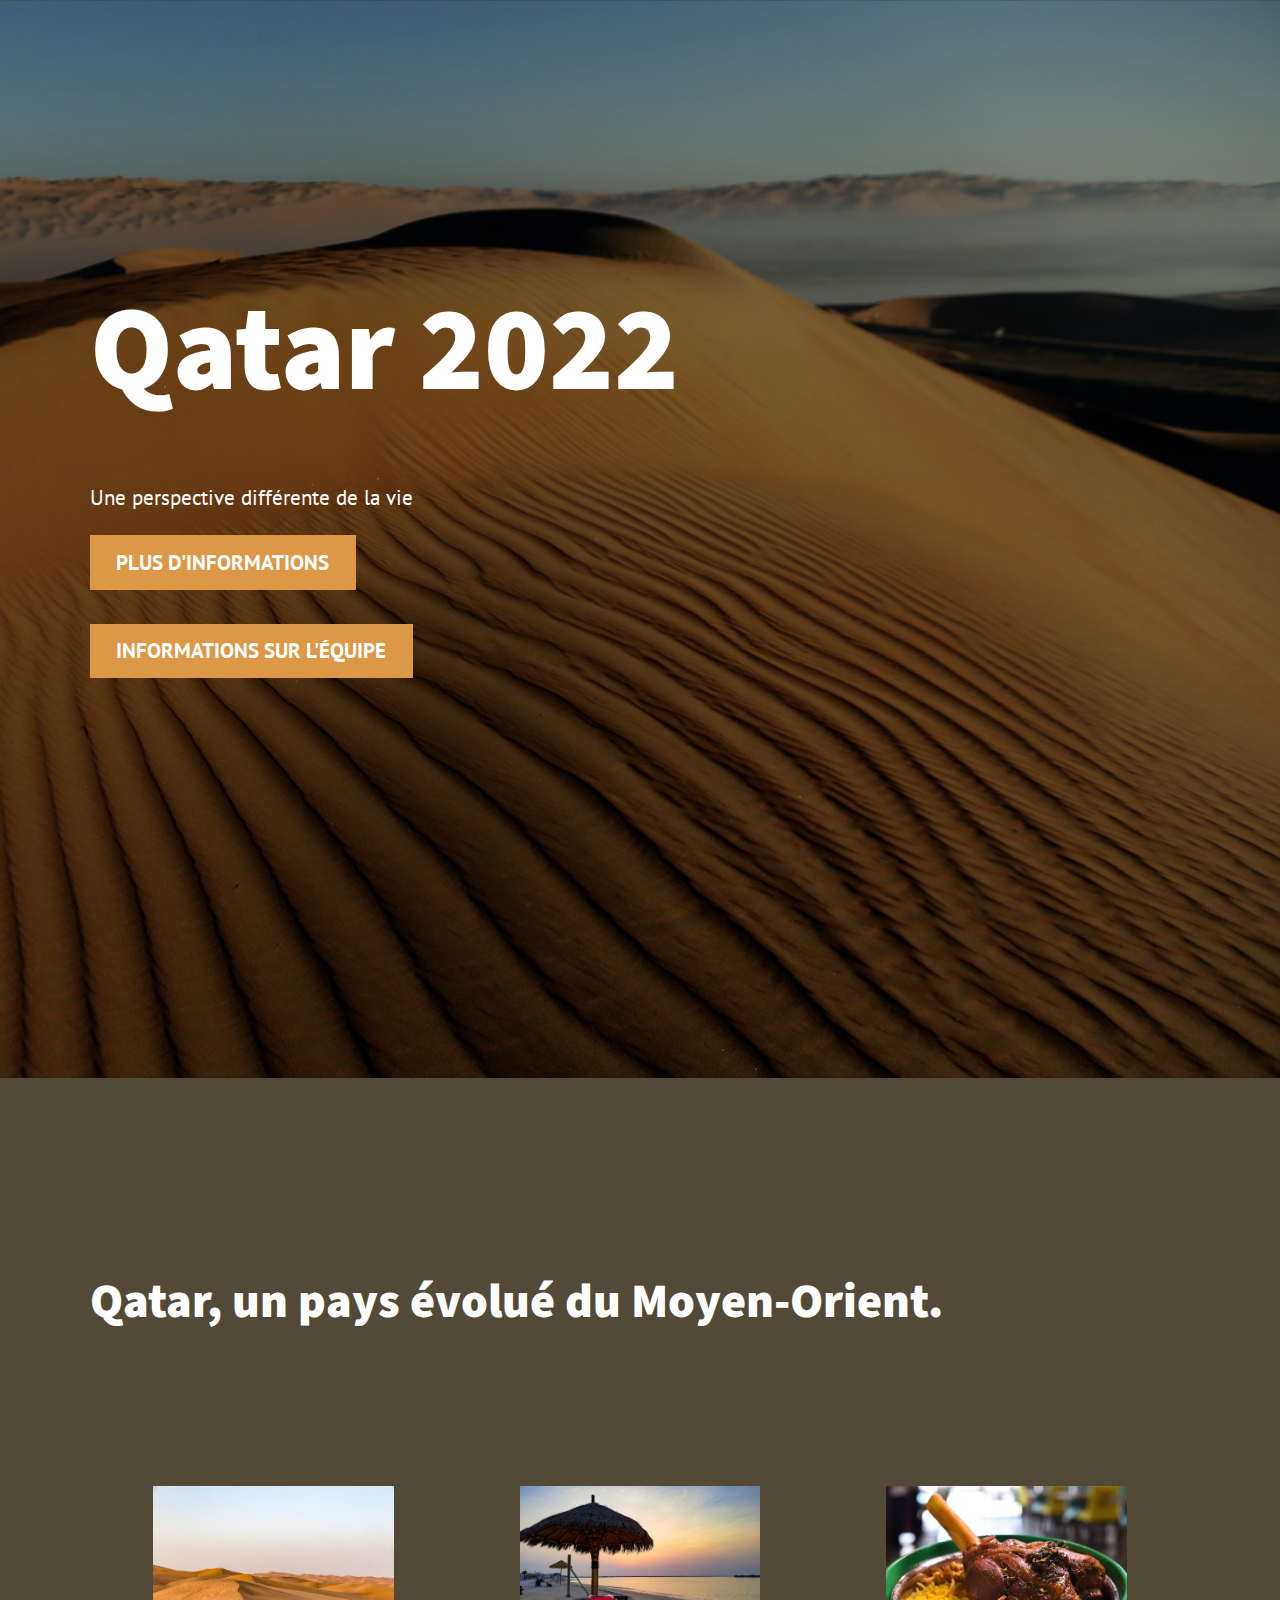
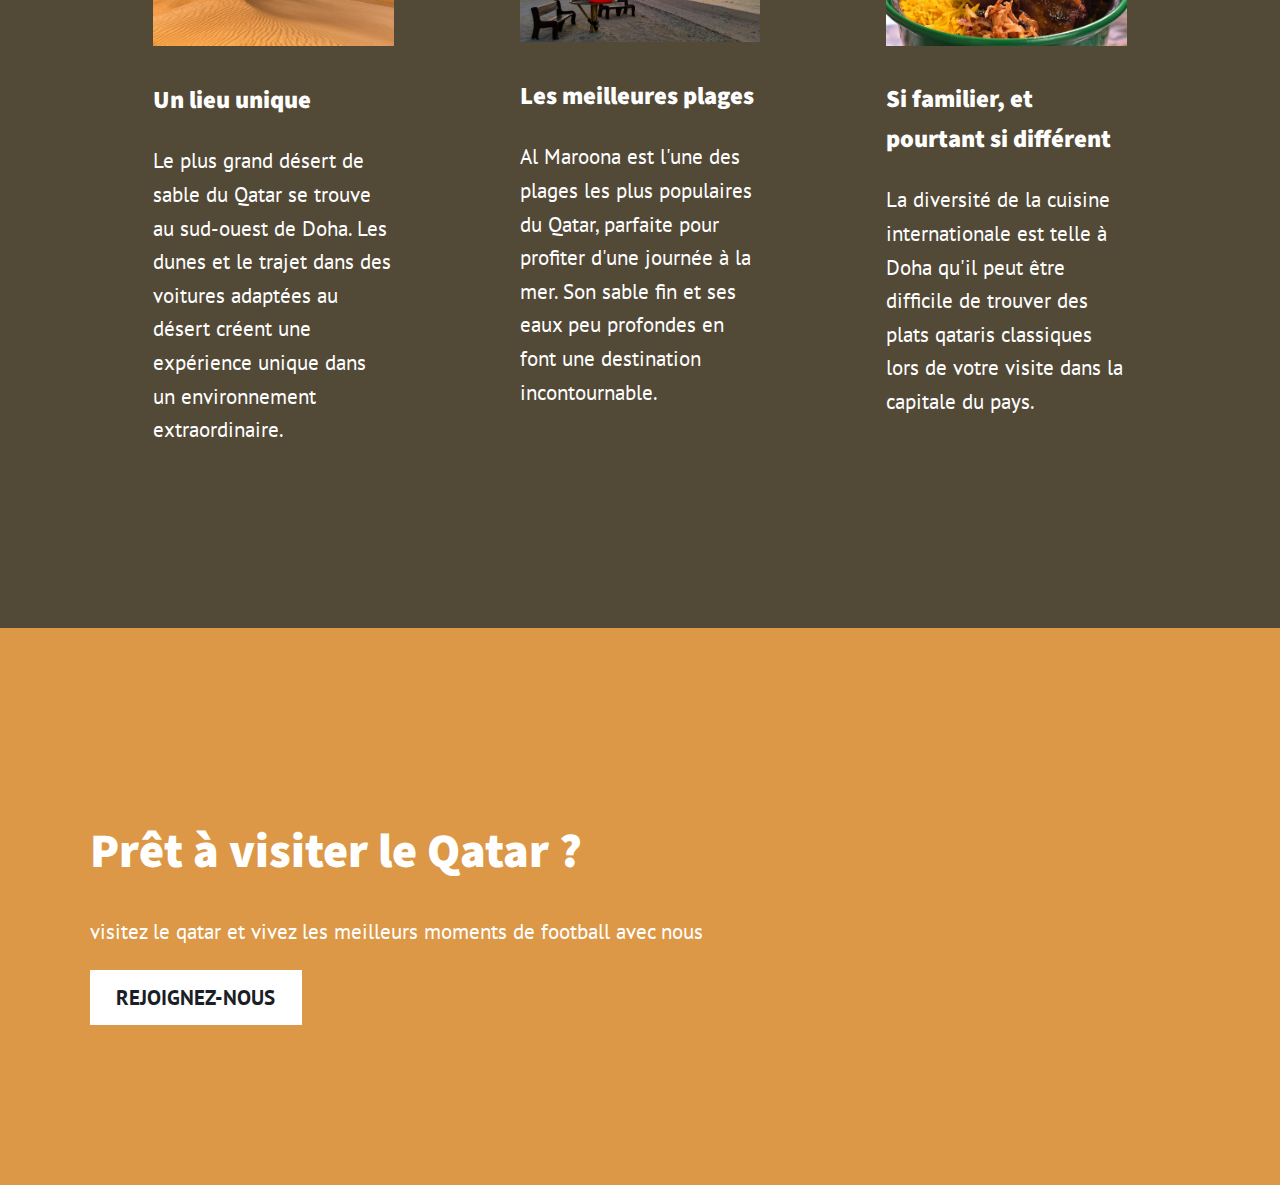
<file: html/index.html>
<!DOCTYPE html>
<html lang="en">
<head>
  <meta charset="UTF-8">
  <meta name="viewport" content="width=device-width, initial-scale=1.0">
  <title>Qatar 2022</title>
    <link href="https://fonts.googleapis.com/css2?family=PT+Sans:ital,wght@0,400;0,700;1,400&family=Source+Sans+Pro:wght@900&display=swap" rel="stylesheet">
    <link href="../index/index.css" rel="stylesheet">
</head>
<body>
  <header class="hero">
    <div class="container">
        <h1>Qatar 2022</h1>
        <p>Une perspective différente de la vie </strong></p>
        <a href="mission.html" class="btn">Plus d'informations</a>
        

    </div>
    <div class="container">
      <br>
    <a href="merch.html" class="btn">Informations sur l'équipe</a>
  </div>
  </header>

  <section>
    <div class="container">
      <h2>Qatar, un pays évolué du Moyen-Orient. </h2>
      <div class="split extra-space">
      <div  class="col">
          
          <img src="../img/desrt.jpg" alt="Desert">
          
          
          <h3>Un lieu unique</h3>
          <p>Le plus grand désert de sable du Qatar se trouve au sud-ouest de Doha. Les dunes et le trajet dans des voitures adaptées au désert créent une expérience unique dans un environnement extraordinaire.</p>
      </div>
      <div  class="col">
          
          <img src="../img/beach.jpg" alt="Beaches">
          
          <h3>Les meilleures plages</h3>
          
          <p>Al Maroona est l'une des plages les plus populaires du Qatar, parfaite pour profiter d'une journée à la mer. Son sable fin et ses eaux peu profondes en font une destination incontournable.</p>
                          
          
      </div>
      <div  class="col">
          
          <img src="../img/food.jpg" alt='food'>

          <h3>Si familier, et pourtant si différent</h3>
          <p>La diversité de la cuisine internationale est telle à Doha qu'il peut être difficile de trouver des plats qataris classiques lors de votre visite dans la capitale du pays.</p>
      </div>
  </div>
  </section>

  <section class="accent-bg">
      <div class="container">
    <h2>Prêt à visiter le Qatar ?</h2>
    <p>visitez le qatar et vivez les meilleurs moments de football avec nous</p>
    <a href="mission.html" class="btn">rejoignez-nous</a>
    </div>
  </section> 
</body>

</html>
</file>
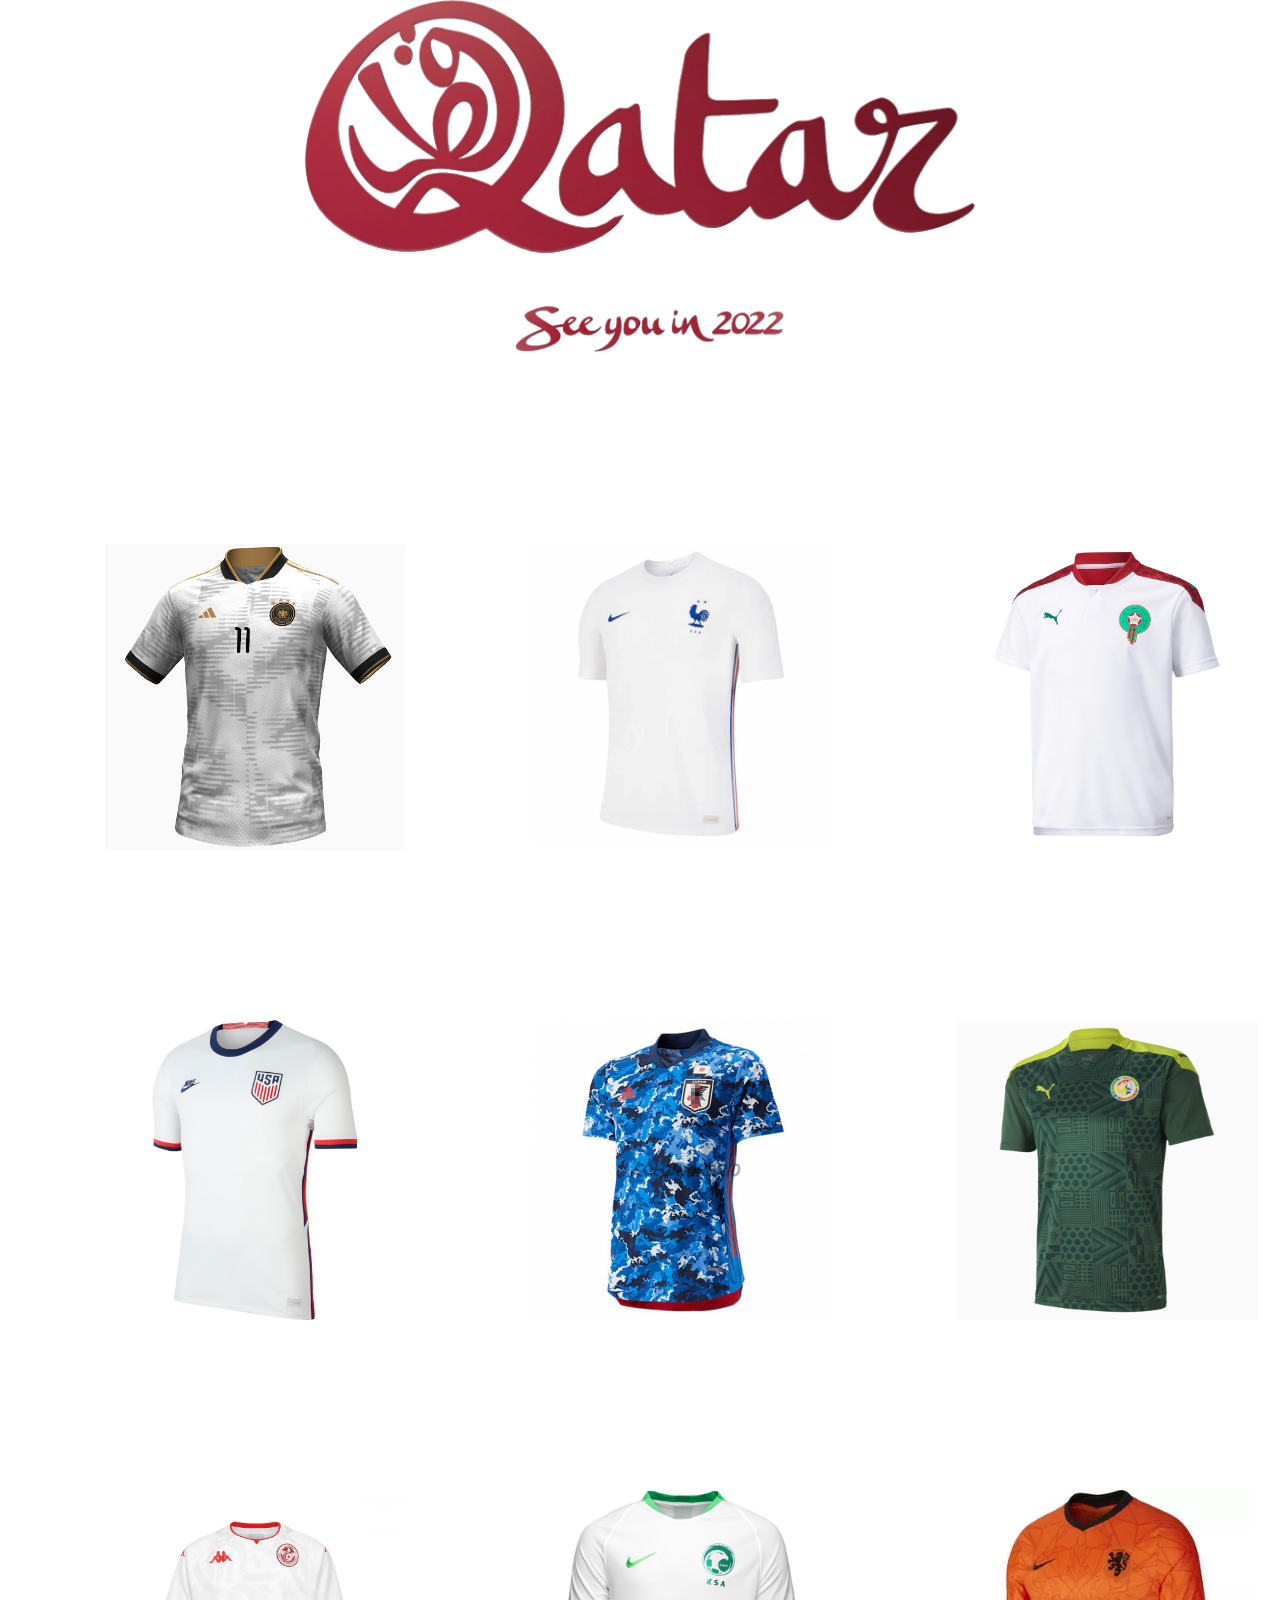
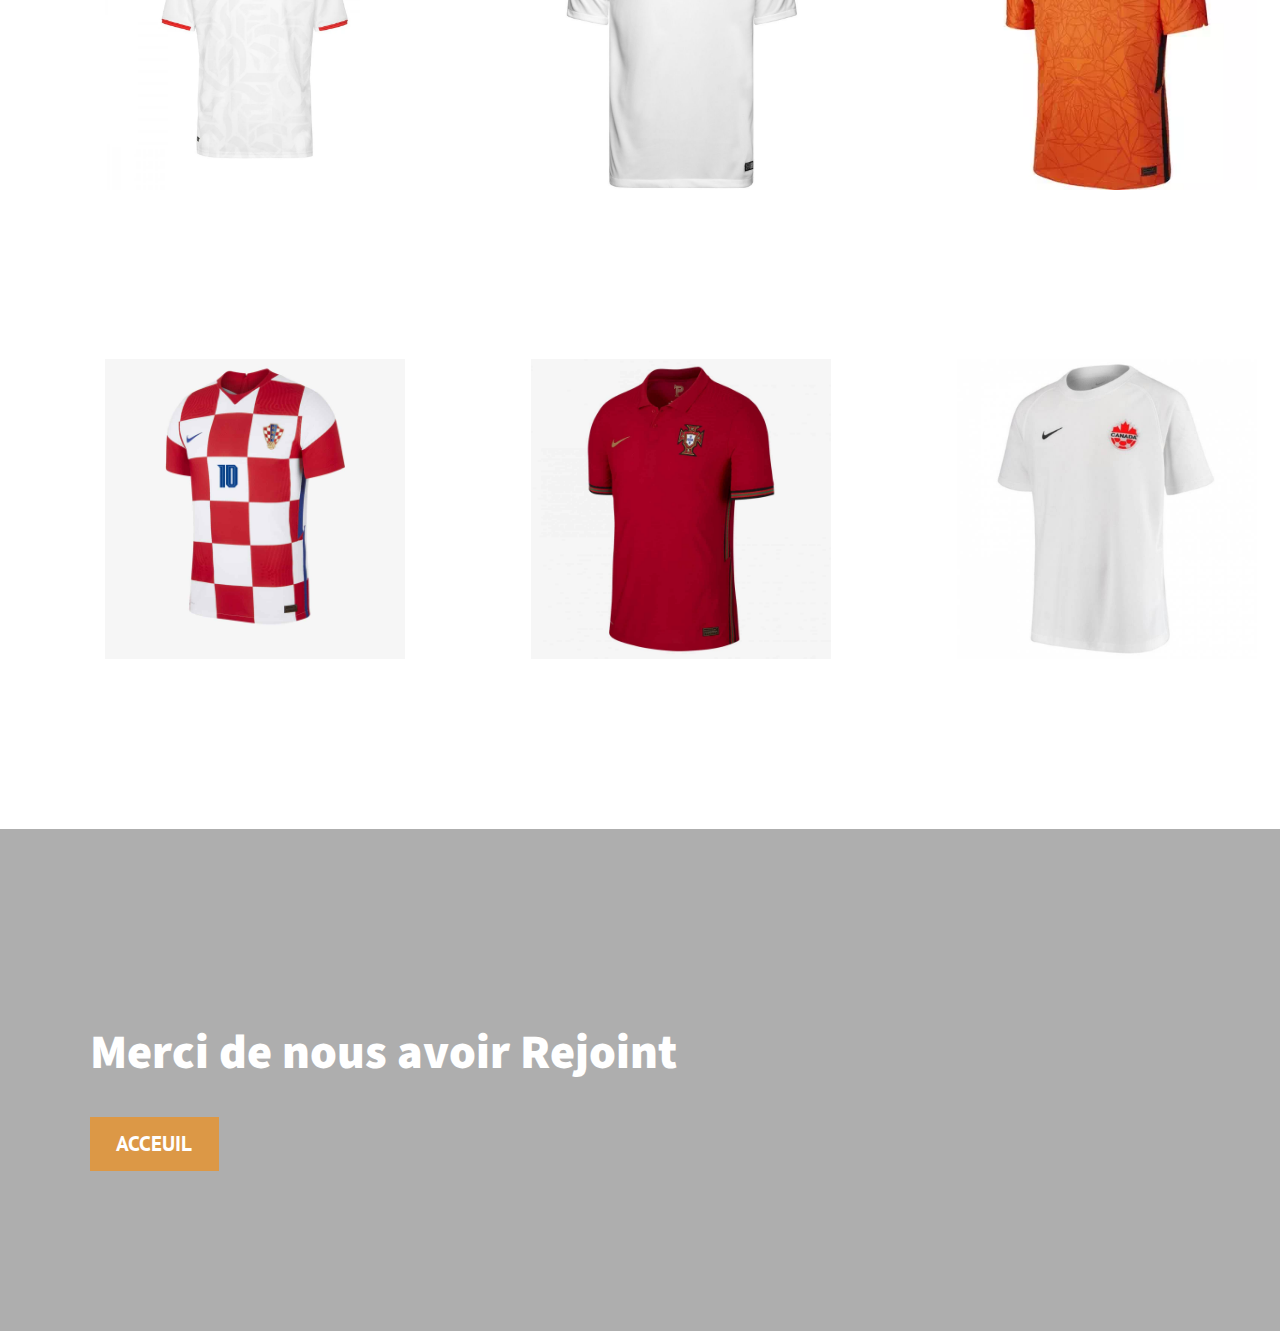
<file: html/merch.html>
<!DOCTYPE html>
<html lang="en">
    <head>
        <meta charset="UTF-8">
        <meta name="viewport" content="width=device-width, initial-scale=1.0">
        <title>Qatar 2022</title>
        <link href="https://fonts.googleapis.com/css2?family=PT+Sans:ital,wght@0,400;0,700;1,400&family=Source+Sans+Pro:wght@900&display=swap" rel="stylesheet">
        
        <link href="../index/index.css" rel="stylesheet"> 
    
    </head>
<body class="body">
    <section class="accent-bg3">
        <div class="container1">
      
        
      
      </div>
    </section> 



    <section class="white-bord">
       
        
        <div class="container1">
            
            <div class="split extra-space1">
                <div class="col">
                    <img class="image-merch" src="../img/allemagne .jpeg" alt='Al-Janoud Stadium, Al Wakrah'>
                    <div class="overlay">
                        <div class="text">L'équipe d'Allemagne compte l'un des plus grand palmarès du football mondial,
                            quatre remportées (1954, 1974, 1990 et 2014).
                        </div>
                      </div>
                </div>
                <div class="col">
                    <img class="image-merch" src="../img/france.jpeg" alt='le maillot de la France'>
                    <div class="overlay">
                        <div class="text">L'équipe de France de football, créée en 1904, est l'équipe nationale qui représente la France dans les compétitions internationales masculines de football, sous l'égide de la Fédération française de football</div>
                      .</div>
                </div>
                <div class="col">
                    <img class="image-merch" src="../img/unknown2.png" alt='le maillot du maroc'>
                    <div class="overlay">
                        <div class="text">L'équipe du Maroc de football, surnommée « les Lions de l'Atlas », représente le Maroc dans les compétitions internationales masculines de football.</div>
                      </div>
                </div>
            </div>
            <div class="split extra-space">

                <div class="col">
                    <img class="image-merch" src="../img/unknown3.png" alt='le maillot des États-Unis '>
                    <div class="overlay">
                        <div class="text">L'équipe des États-Unis de soccer  représente les États-Unis lors des compétitions de soccer. Elle est sous l'égide de la Fédération des États-Unis de soccer.</div>
                      </div>
                </div>
                <div class="col">
                    <img class="image-merch" src="../img/unknown4.png" alt='le maillot du Japon'>
                    <div class="overlay">
                        <div class="text">L'équipe du Japon de football est la sélection de joueurs de football japonais représentant le pays lors des compétitions régionales, continentales et internationales sous l'égide de la Fédération du Japon de football.</div>
                      </div>
                </div>
                <div class="col">
                    <img class="image-merch" src="../img/senegal .jpeg" alt='le maillot du senegal'>
                    <div class="overlay">
                        <div class="text">L'équipe du Sénégal de football, créée en 1961, est constituée par une sélection des meilleurs joueurs sénégalais, sous l'égide de la Fédération sénégalaise de football.</div>
                      </div>

                </div>
            </div>
            <div class="split extra-space">
                <div class="col">
                    <img class="image-merch" src="../img/unknown6.png" alt='le maillot de la Tunisie'>
                    <div class="overlay">
                        <div class="text">L'équipe de Tunisie de football est l'équipe nationale qui représente la Tunisie dans le football international masculin. Membre depuis 1960 de la FIFA au niveau international.</div>
                      </div>
                </div>
                <div class="col">
                    <img class="image-merch" src="../img/unknown7.png" alt='maillot saudien'>
                    <div class="overlay">
                        <div class="text">L'équipe d'Arabie saoudite de football est la sélection de joueurs de football saoudiens représentant le pays lors des compétitions internationales sous l'égide de la fédération d'Arabie saoudite de football.</div>
                      </div>
                </div>
                <div class="col">
                    <img class="image-merch" src="../img/hollande.webp" alt='maillot des Pays-Bas'>
                    <div class="overlay">
                        <div class="text">L'équipe des Pays-Bas de football est constituée d'une sélection des meilleurs joueurs néerlandais sous l'égide de la Fédération royale néerlandaise de football.</div>
                      </div>
                </div>
            </div>
            <div class="split extra-space">
                <div class="col">
                    <img class="image-merch" src="../img/Crooatie .jpeg" alt='le maillot croate'>
                    <div class="overlay">
                        <div class="text">L'équipe de Croatie de football, créée en 1991, est l'équipe nationale représentant la Croatie en football masculin. Cette équipe est dirigée par la Fédération croate de football</div>
                      </div>
                </div>
                <div class="col">
                    <img class="image-merch" src="../img/Portugal.jpeg" alt='Le maillot du Portugal'>
                    <div class="overlay">
                        <div class="text">L'équipe du Portugal de football est la sélection de joueurs portugais représentant le pays lors des compétitions internationales de football masculin, sous l'égide de la Fédération portugaise de football.</div>
                      </div>
                </div>
                <div class="col">
                    <img class="image-merch" src="../img/unknown11.png" alt='le maillot du Canada'>
                    <div class="overlay">
                        <div class="text">L'équipe du Canada de soccer2 est la sélection de football représentant l'Association canadienne de soccer. Après une première participation à la Coupe du monde en 1986, l'équipe du Canada parvient à se qualifier pour l'édition 2022 au Qatar.</div>
                      </div>
                </div>
            </div>





    </section>
    <section class="accent-bg2">
        <div class="container">
      <h2>Merci de nous avoir Rejoint </h2>
      <p></p>
      <a href="index.html" class="btn">Acceuil</a>
      </div>
    </section> 
</body>
</file>
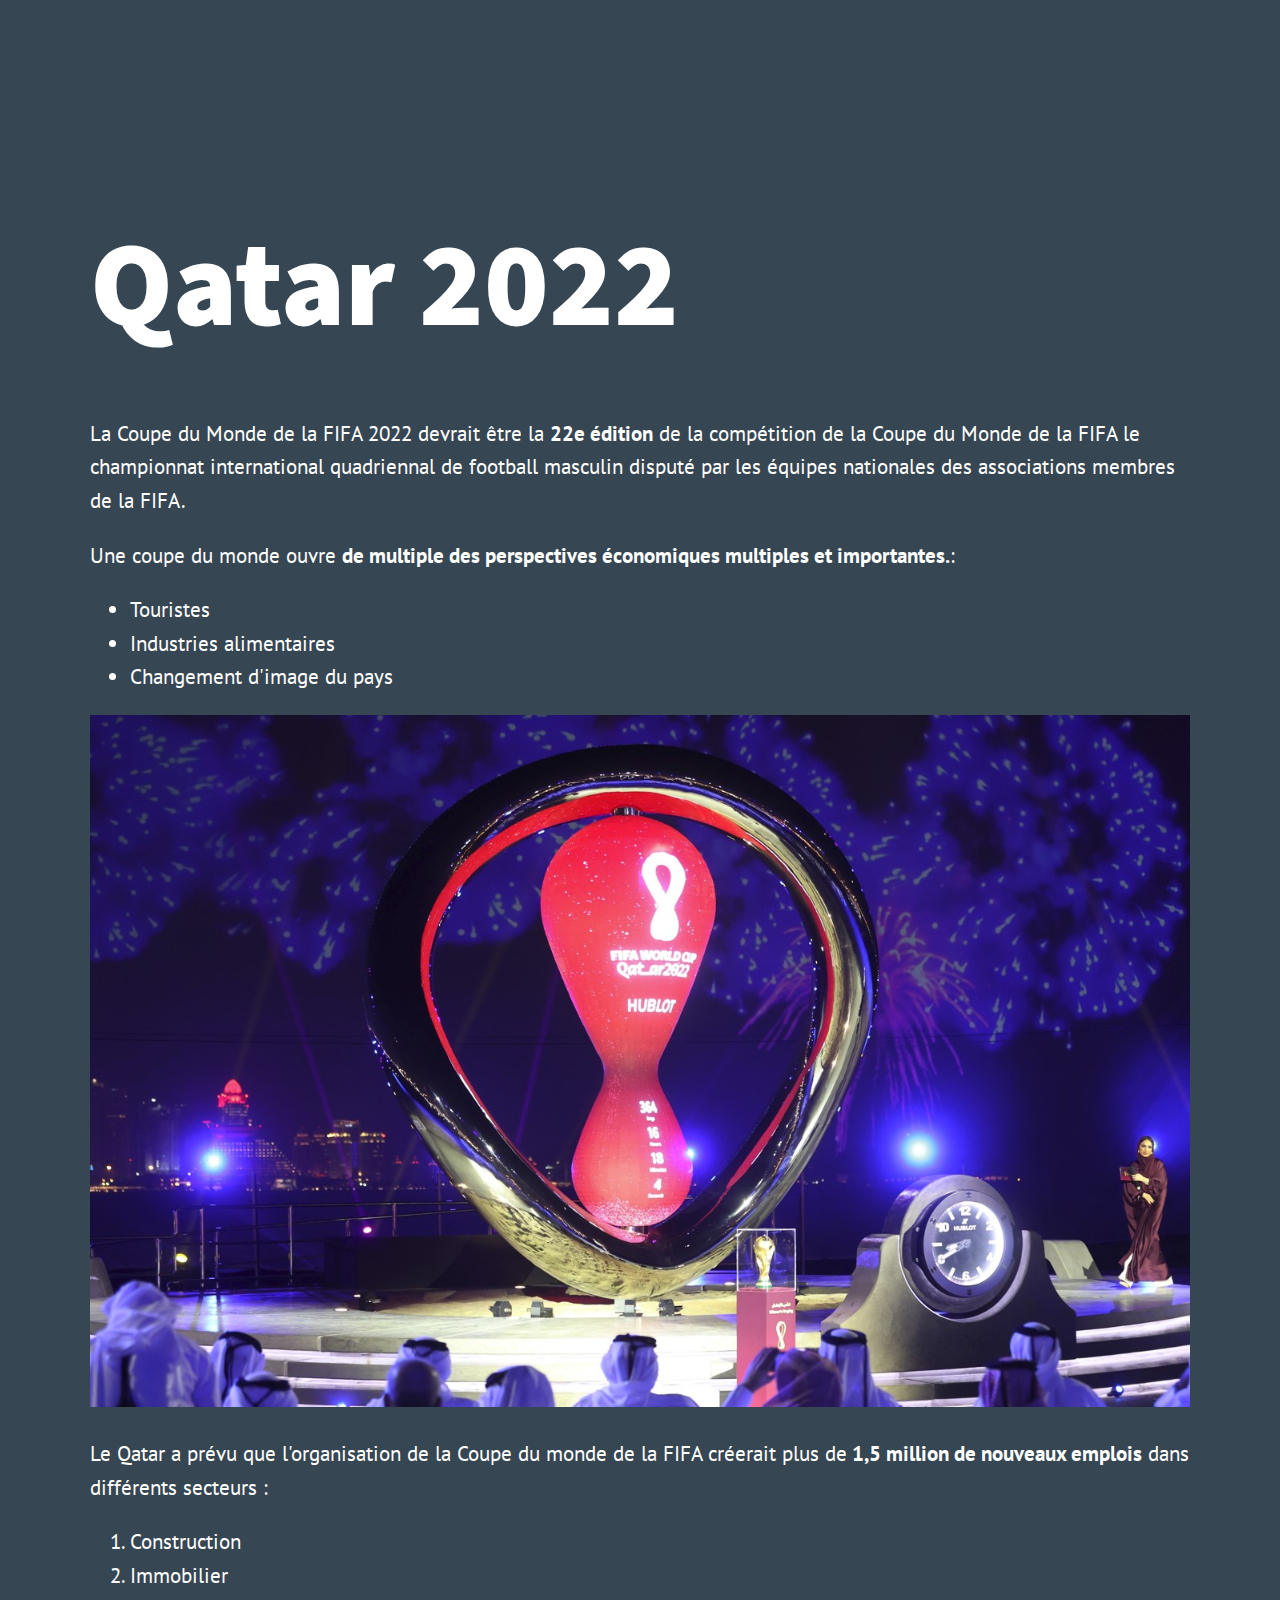
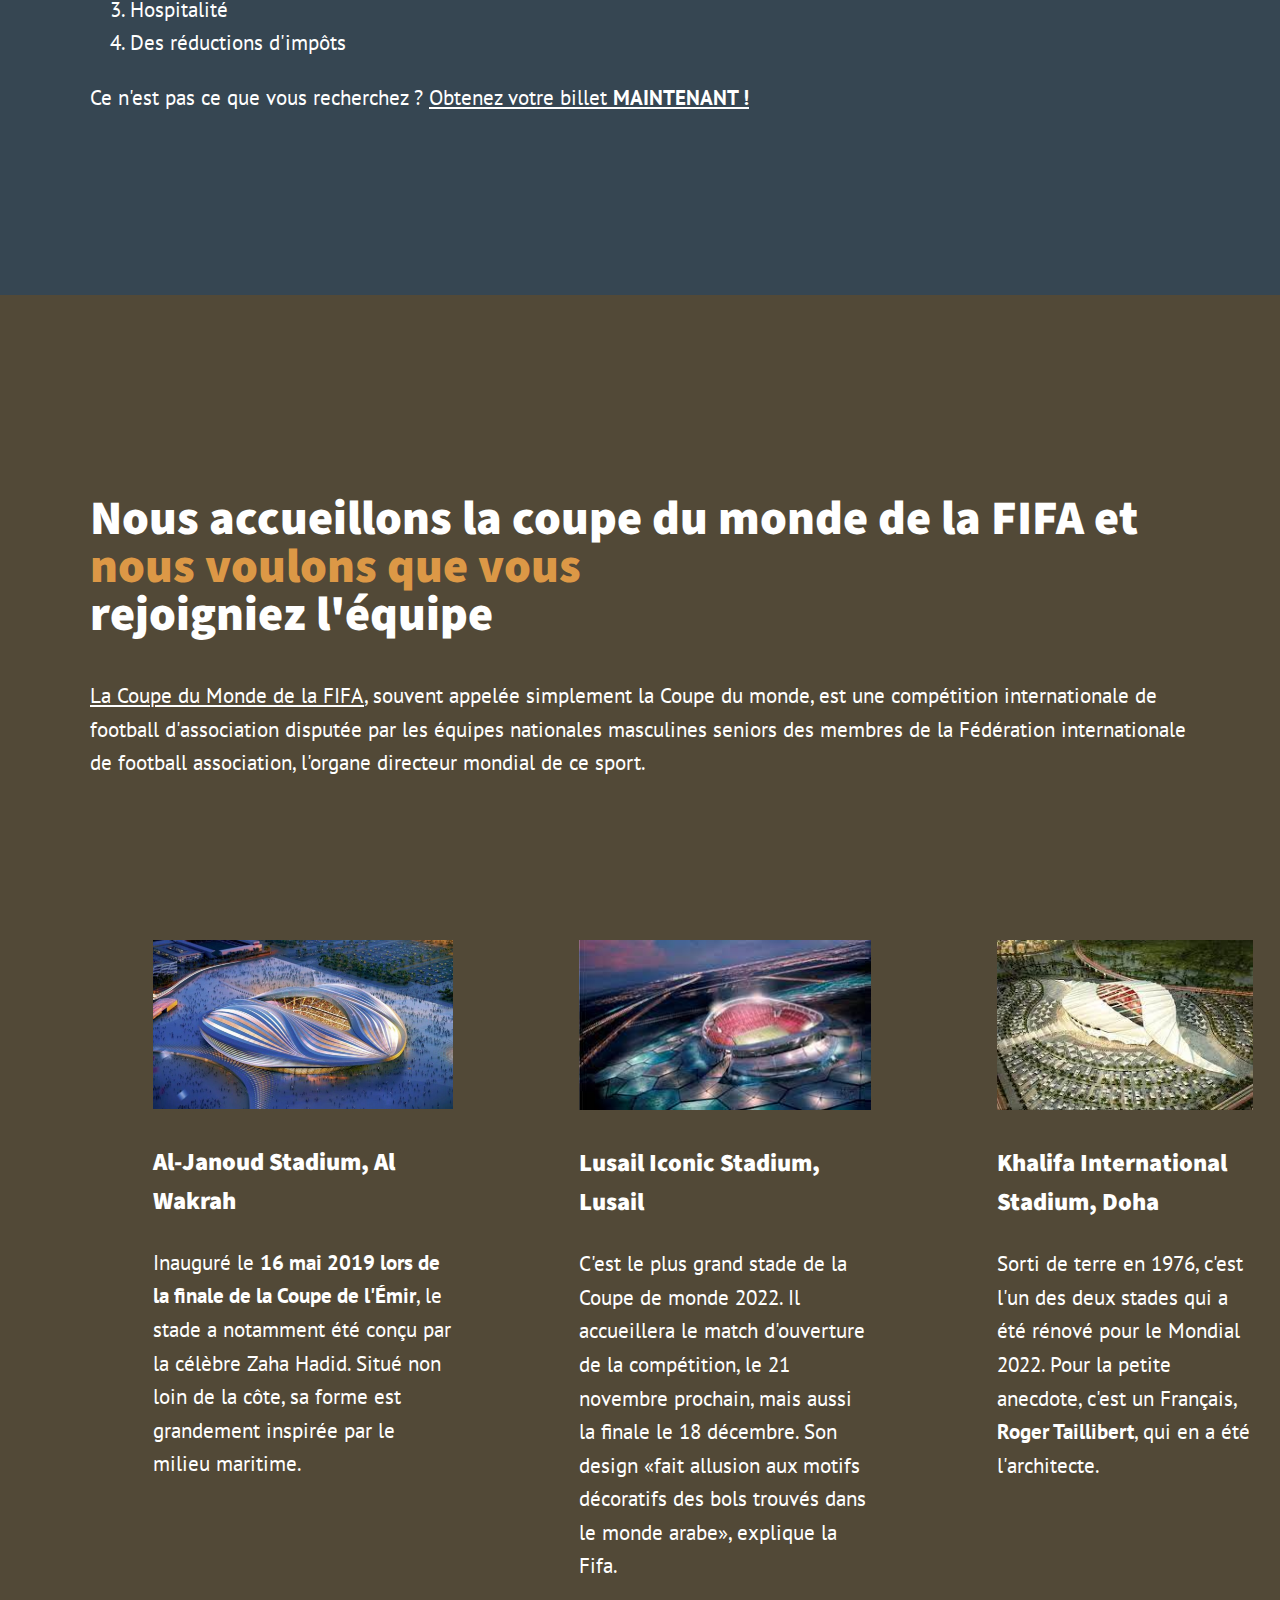
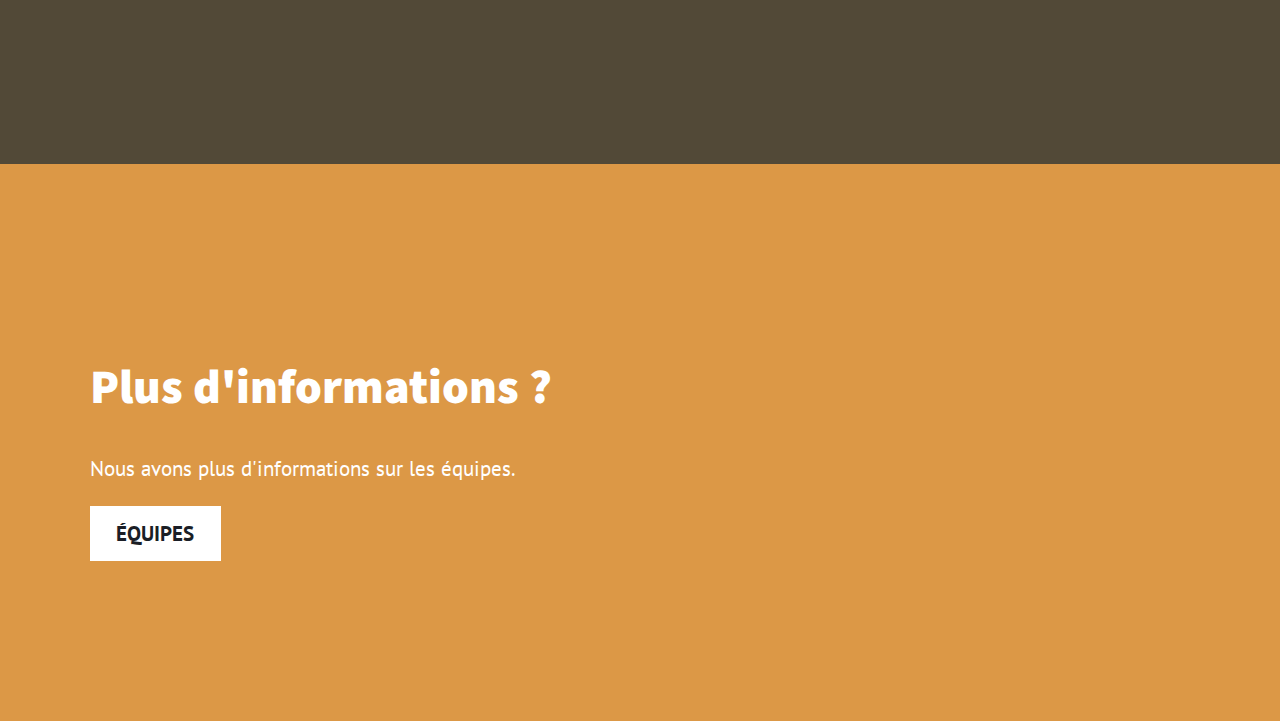
<file: html/mission.html>
<!DOCTYPE html>
<html lang="en">
    <head>
        <meta charset="UTF-8">
        <meta name="viewport" content="width=device-width, initial-scale=1.0">
        <title>Qatar 2022</title>
       
        <link href="https://fonts.googleapis.com/css2?family=PT+Sans:ital,wght@0,400;0,700;1,400&family=Source+Sans+Pro:wght@900&display=swap" rel="stylesheet">
        
        <link href="../index/index.css" rel="stylesheet"> 
    </head>
    
    <body>
        <header class="color-background">
          <div class="container">
      
          <h1>  Qatar 2022</h1>
          
          <p>La Coupe du Monde de la FIFA 2022 devrait être la
            <strong> 22e édition</strong>  de la compétition de la Coupe du Monde de la FIFA
            le championnat international quadriennal de football masculin disputé par les équipes nationales des associations membres de la FIFA.</p>
          
          <p>Une coupe du monde ouvre <strong>de multiple des perspectives économiques multiples et importantes.</strong>:</p>
          
          <ul>
              <li>Touristes</li>
              <li>Industries alimentaires</li>
              <li>Changement d'image du pays</li>
          </ul>    
          
          <img src="../img/qatar-2022.jpeg" alt="anS astronaut standing on the moon">
          
          <p>Le Qatar a prévu que l'organisation de la Coupe du monde de la FIFA créerait plus de<strong > 1,5 million de nouveaux emplois</strong> dans différents secteurs :</p>
          
          <ol>
              <li>Construction</li>
              <li>Immobilier</li>
              <li>Hospitalité</li>
              <li>Des réductions d'impôts</li>
           </ol>    
          
          <p>Ce n'est pas ce que vous recherchez ? <a href="index.html">Obtenez votre billet <strong>MAINTENANT !</strong> </a></p>

      </div>
    
  </header>

    <section class="accent-bg1">
      <div class="container">
        <h2>Nous accueillons la coupe du monde de la FIFA et<span class="text-accent">nous voulons que vous</span>rejoigniez l'équipe</h2>
        <p><a href="mission.html">La Coupe du Monde de la FIFA</a>, souvent appelée simplement la Coupe du monde, est une compétition internationale de football d'association disputée par les équipes nationales masculines seniors des membres de la Fédération internationale de football association, l'organe directeur mondial de ce sport.
          </p>
    
        <div class="split extra-space">
          <div class="col">
              <img class="image1" src="../img/photo_stade .jpeg" alt='Al-Janoud Stadium, Al Wakrah'>
            <h3>Al-Janoud Stadium, Al Wakrah</h3>
            <p>Inauguré le <strong>16 mai 2019 lors de la finale de la Coupe de l'Émir</strong>,
               le stade a notamment été conçu par la célèbre Zaha Hadid. 
               Situé non loin de la côte, sa forme est grandement inspirée par le milieu maritime.</strong>
              </p>
          </div>
          <div class="col">
                        <img  class="image1" src="../img/stade .jpeg" alt='Lusail Iconic Stadium, Lusail'>
    
              <h3>Lusail Iconic Stadium, Lusail
              </h3>
            <p>C'est le plus grand stade de la Coupe de monde 2022. 
              Il accueillera le match d'ouverture de la compétition, le 21 novembre prochain, mais aussi la finale le 18 décembre.
               Son design <strong></strong>«fait allusion aux motifs décoratifs des bols trouvés dans le monde arabe», explique la Fifa.
              </strong></p>
          </div>
          <div class="col">
                        <img class="image1" src="../img/stade quatar 3.jpeg" alt='Khalifa International Stadium, Doha'>
    
              <h3>Khalifa International Stadium, Doha</h3>
            <p>Sorti de terre en 1976, c'est l'un des deux stades qui a été rénové pour le Mondial 2022.
               Pour la petite anecdote, c'est un Français, <strong>Roger Taillibert</strong>, qui en a été l'architecte.</p>
          </div>
        </div>
        </div>
    </section>
    <section class="accent-bg">
      <div class="container">
    <h2>Plus d'informations ?</h2>
    <p>Nous avons plus d'informations sur les équipes.</p>
    <a href="merch.html" class="btn">Équipes</a>
    </div>
  </section> 

    
</body>
</html>
</file>
<file: index/index.css>
html, body {
    margin: 0;
    padding: 0;
}
header{
    background-color: #ffffff;
    padding: 0;
    margin: 0;
    
}
.body{
    background-color: #ffffff;
    padding: 0;
    margin: 0;

}

img {
    max-width: 100%;
}

body {
    font-family: 'PT Sans', sans-serif;
    font-size: 21px;
    line-height: 1.6;
    background: #524937;
    color: #fff;
}

h1, h2, h3 {
    font-family: 'Source Sans Pro', sans-serif;
    font-weight: 900;
}

h1 {
    font-size: 120px;
    line-height: .8;
}

h2 {
    font-size: 48px;
    line-height: 1;
}

h2 span {
    display: block;
}

a {
    color: #ffffff;
}

a:hover,
a:focus {
    color: #fff;
}

.text-accent {
    color: #dc9846;
}

.container {
    margin: 0 auto;
    max-width: 1100px;
    padding: 0 2em;
}

.container1 {
    
    margin: 0 auto;
    max-width: 1500px;
    margin-top: 2rem;

    text-align: center;
    padding: 0 2em;
    height: auto;
    

}


.split {
    display: flex;
}

.col {
    margin: 0 3em;
    width: 50%;
    height: 100%;
    position: relative;
    

}

.btn {
    display: inline-block;
    padding: .5em 1.25em;
    color: inherit;
    text-decoration: none;
    text-transform: uppercase;
    font-weight: 700;
    background-color: #dc9846;
}

.btn:hover,
.btn:focus {
    background: #482200;
}

.hero {
    text-align: left;
    padding: 14rem 0 25rem;
    background-image:linear-gradient(rgba(0,0,0,0.5),rgba(0,0,0,0.5)), url(../img/Qatar1.jpg);
    background-size: cover;
    background-position: bottom right;
}

header,
section {
    padding: 10rem 0;


}

.accent-bg3 {
    background-color: #ffffff;
    background-image: url(../img/fifa-world-cup.jpg);
    text-align: center;
    background-size: contain;
    background-position: center;
    background-repeat: no-repeat;
    
}
.accent-bg {
    background-color: #dc9846;

}

.accent-bg .btn {
    background-color: #fff;
    color: #1A1E26;
}

.accent-bg .btn:hover {
    background: #1A1E26;
    color: #fff;
}

.extra-space {
    margin-top: 10rem;
}
.extra-space1 {
    margin-top: 0px;
}

.image1{
    max-width:300px;
    max-height: 170px;
}
.color-background{
    background-color: #364652;
}
.white-bord{
    background-color: #fff;

}
.image-merch{

    max-width: 300px;
    max-height: auto;
}
.hedi{
    color:black;
    text-align: center;
}
.hedi1{
    color:rgb(101, 101, 101);
    text-align: center;
}
.text {
    color: white;
  font-size: 17px;
  position: absolute;
  top: 50%;
  left:50%;


  -webkit-transform: translate(-50%, -50%);
  -ms-transform: translate(-50%, -50%);
  transform: translate(-50%, -50%);
  text-align: center;
  }
  .overlay {
    position: absolute;
    top: 0;
    bottom: 0;
    left: 0;
    right: 0;
    height: 100%;
    width: 100%;
    opacity: 0;
    transition: .5s ease;
    background-color: #646464;
  }
  
  .col:hover .overlay {
    opacity: 1;
  }
  .accent-bg2 {
    background-color: rgb(174, 174, 174);
    
}
</file>
